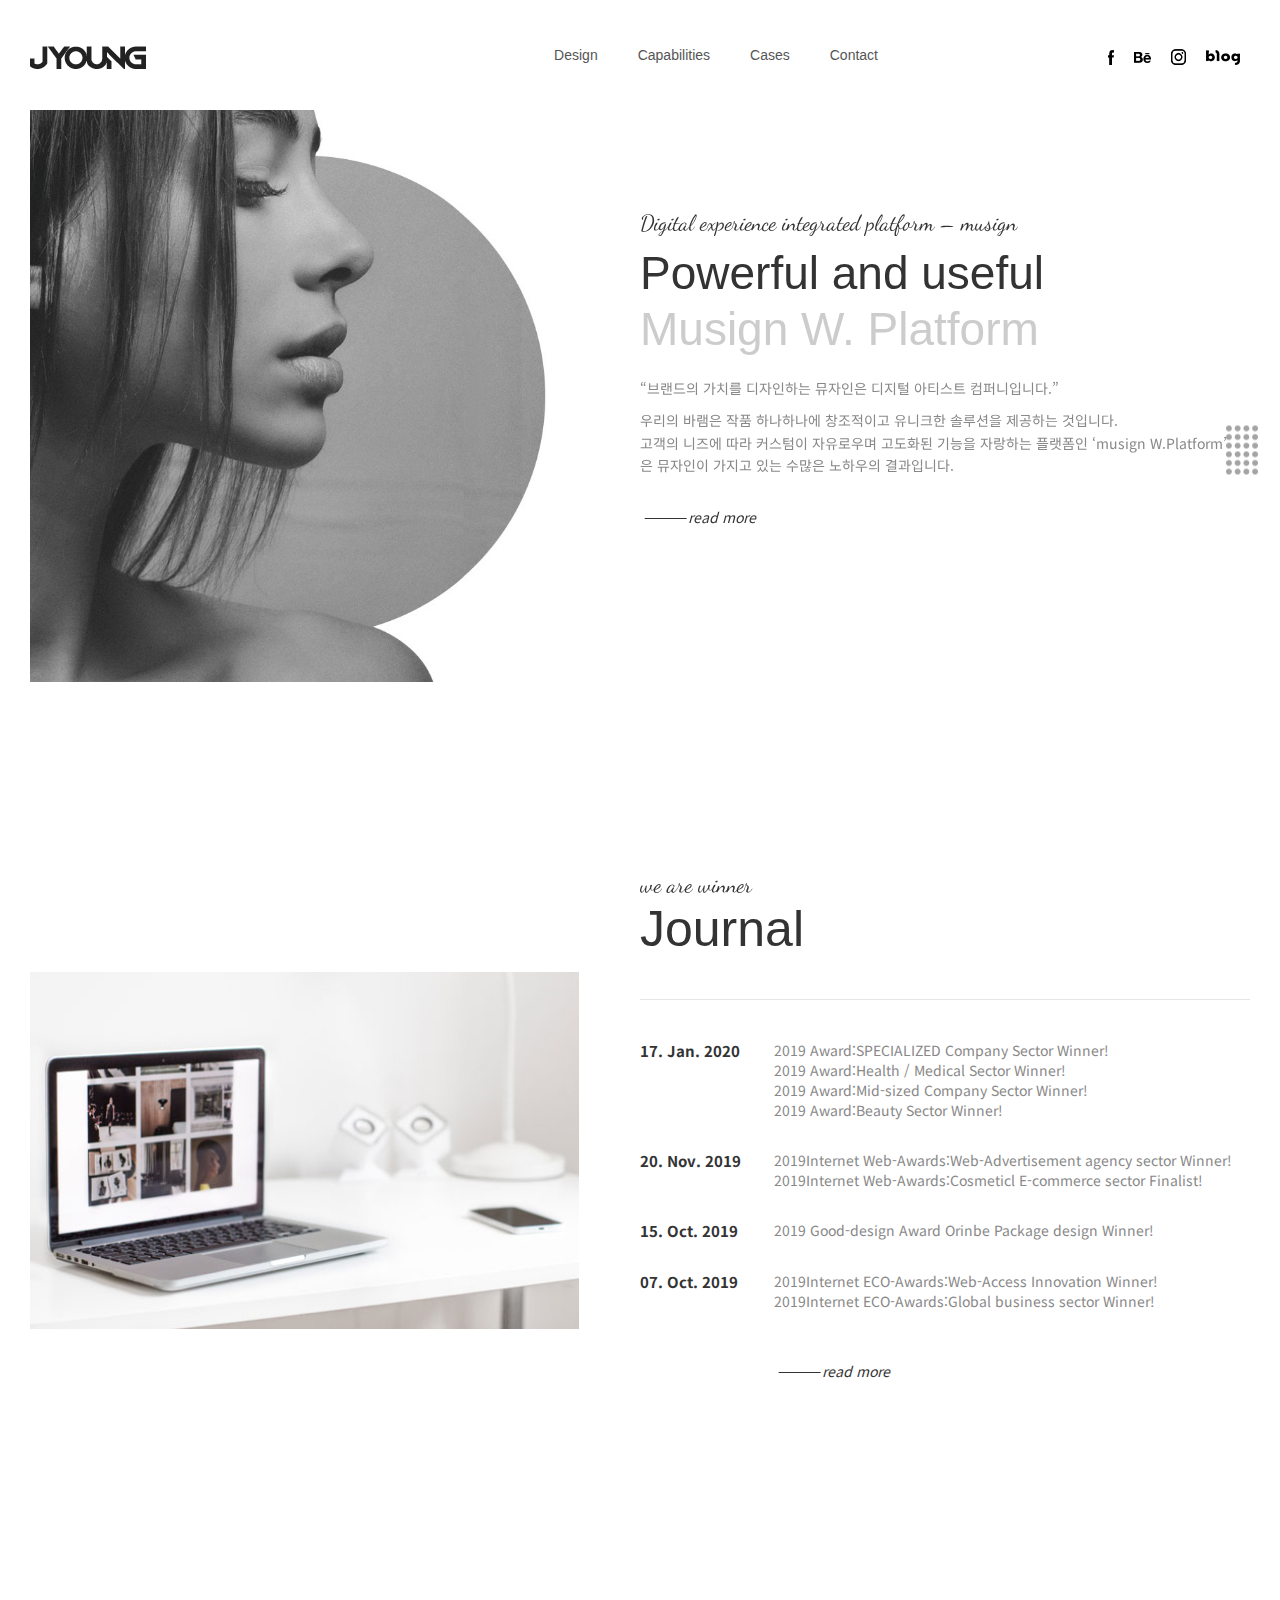
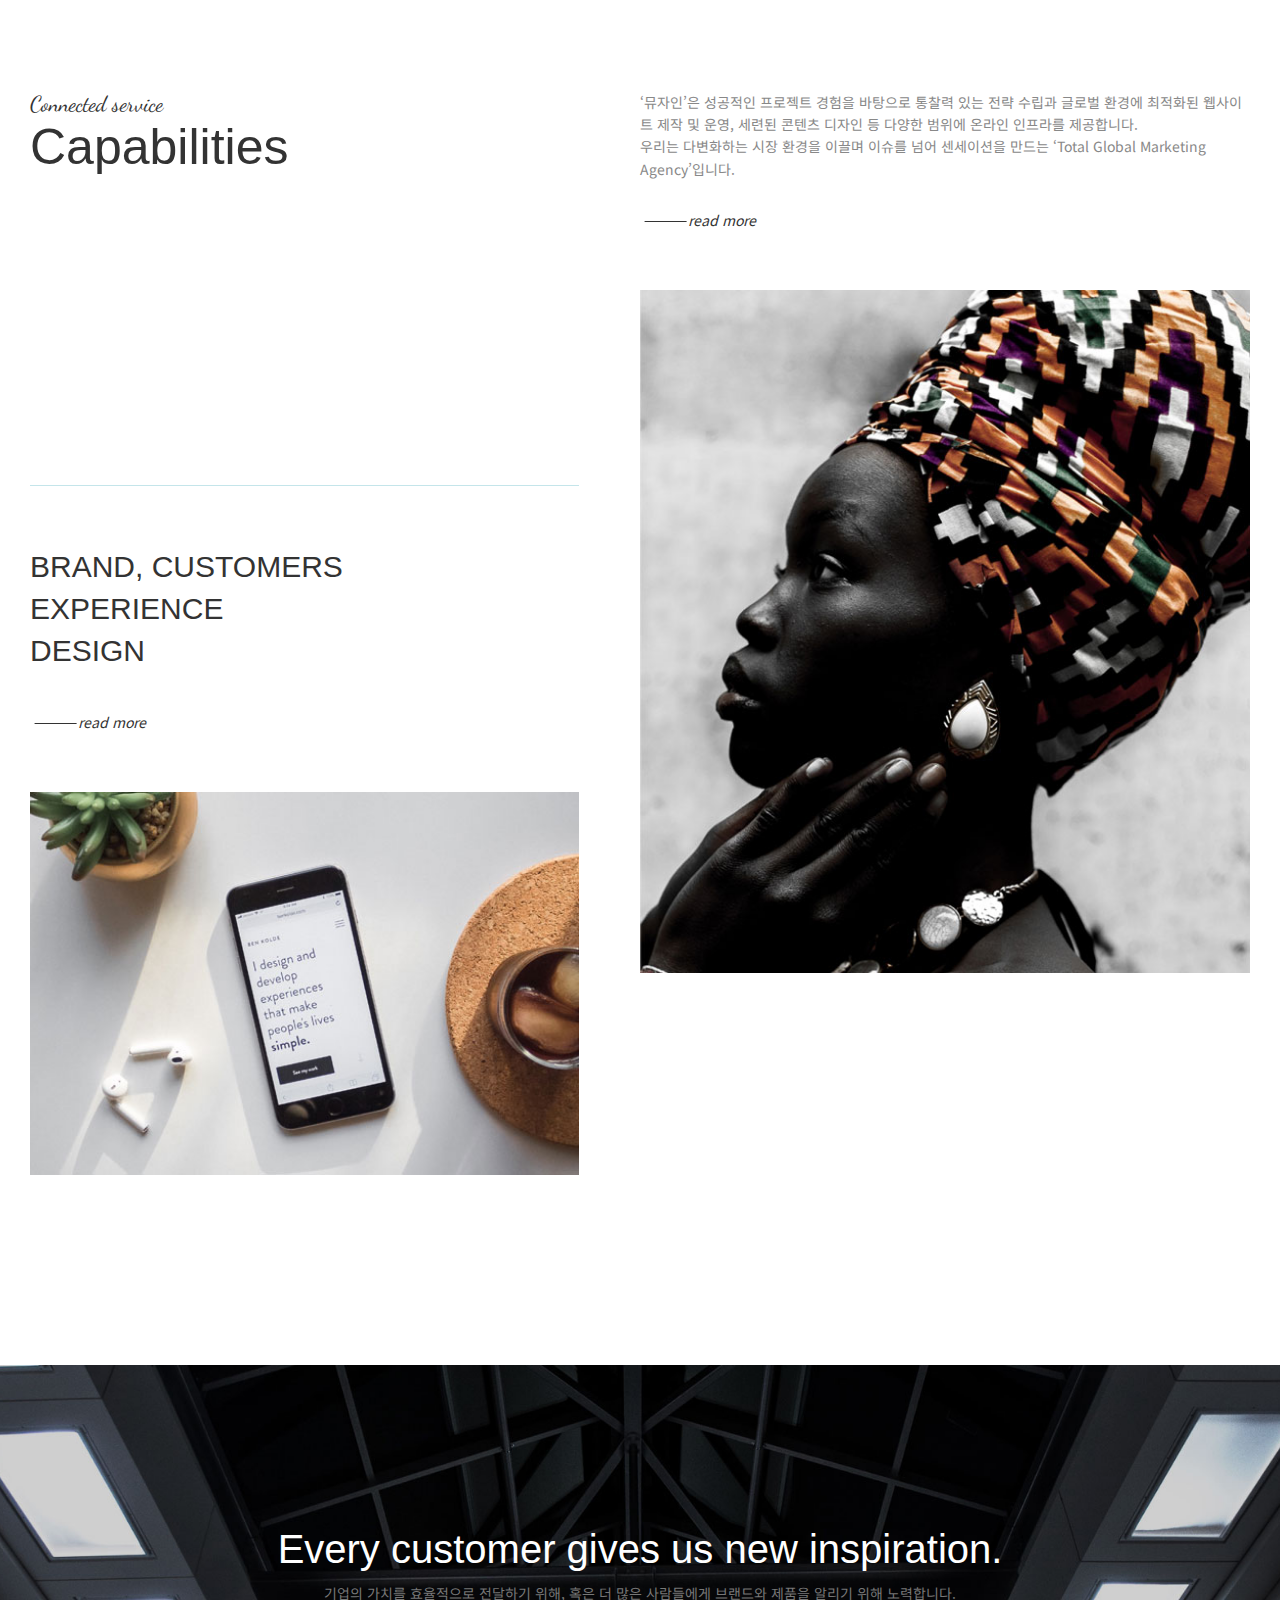
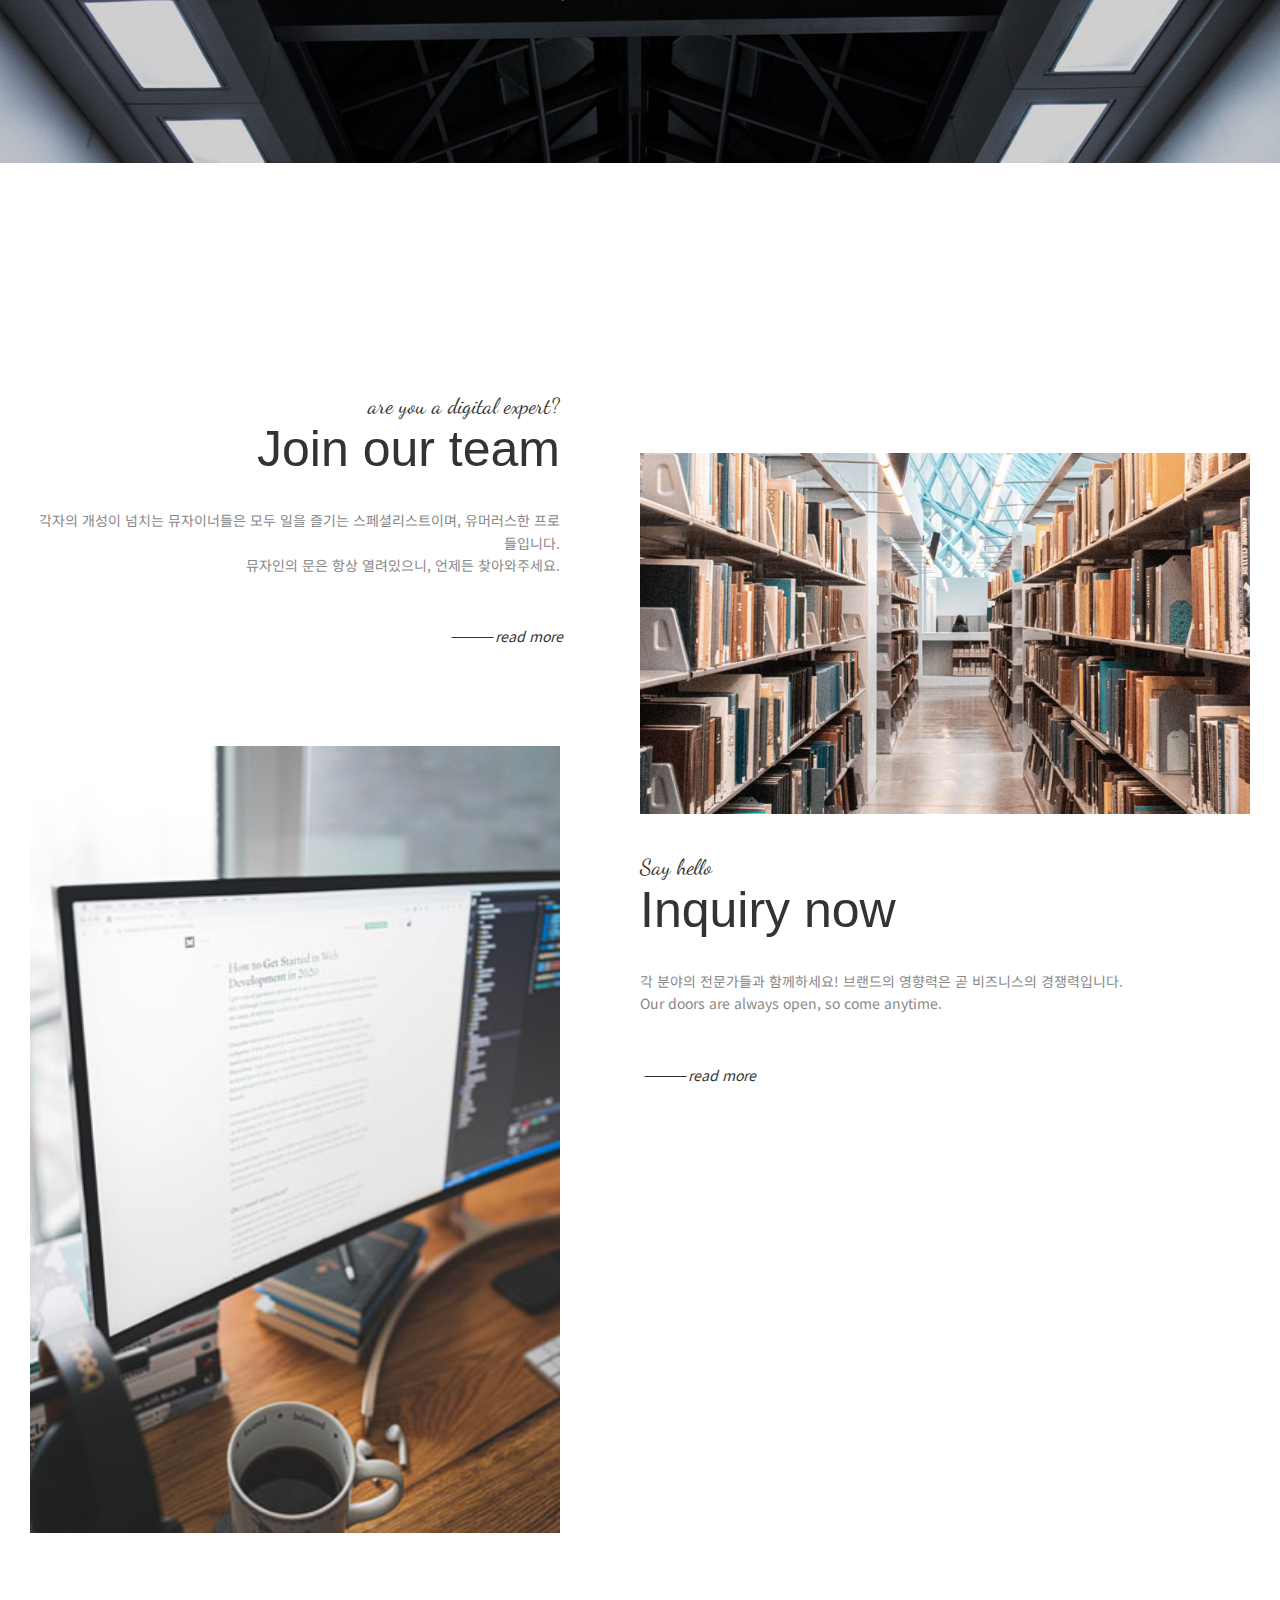
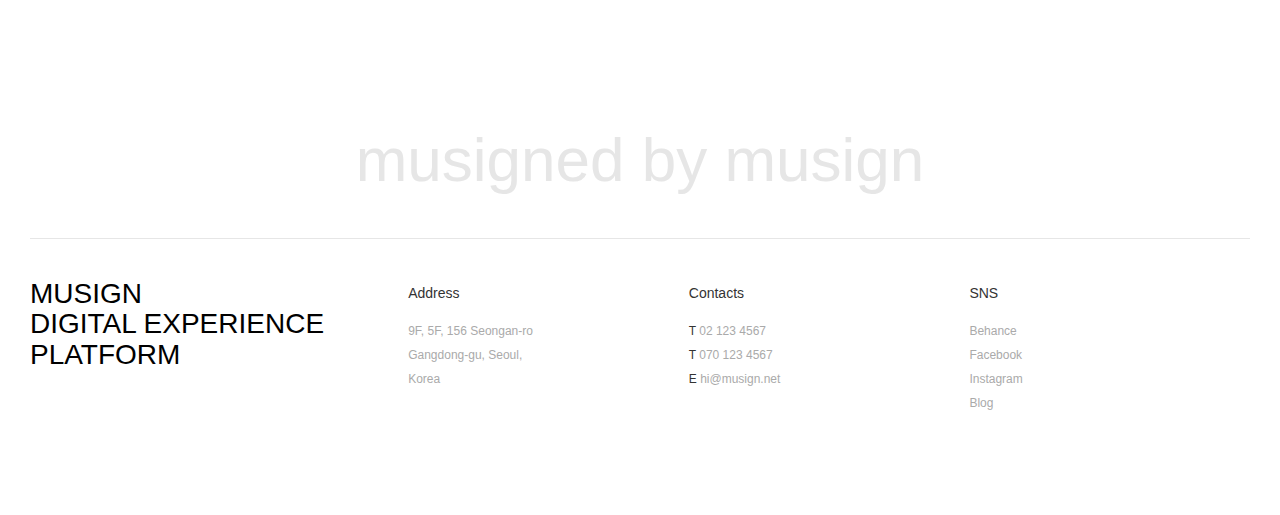
<file: musign/index.html>
<!DOCTYPE html>
<html lang="ko">

<head>
    <meta charset="UTF-8">
    <meta name="viewport" content="width=device-width,initial-scale=1.0,minimum-scale=0,maximum-scale=1.0">
    <title>뮤자인</title>
    <!--css-->
    <link href="css/main.css" rel="stylesheet" type="text/css">
    <link href="css/font.css" rel="stylesheet" type="text/css">
    <!--script-->
    <script src="js/jquery-3.3.1.min.js"></script>
    <script src="js/circle-progress.js"></script>
    <script src="js/scrolla.jquery.min.js"></script> <!-- 추가로 걸어주기 -->
    <script src="js/script_main.js"></script>
</head>

<body>
    <div class="wrap">
        <!-- menuOpen -->
        <div class="menuOpen">
            <button class="open"><img src="img/open-icon.png" alt="메뉴열기"></button>
            <div class="menuWrap">
                <a href="#" class="close"><img src="img/close.png" alt=""></a>
                <a href="#" class="close en">close</a>
                <ul class="tit en animate" data-animate="motion">
                    <li><a href="#"><span><b>Design</b></span></a></li>
                    <li><a href="#"><span><b>Capabilities</b></span></a></li>
                    <li><a href="#"><span><b>Cases</b></span></a></li>
                    <li><a href="#"><span><b>Contact</b></span></a></li>
                </ul>
            </div>
        </div>
        <!-- header -->
        <header>
            <div class="innerHeader">
                <h1 class="logo"><a href="index.html"><img src="img/logo.png" alt="로고"></a></h1>
                <nav class="mainMenu">
                    <span class="bar"></span> <!-- 호버시 이동하는 밑줄 -->
                    <ul class="gnb en">
                        <li><a href="#">Design</a></li>
                        <li><a href="#">Capabilities</a></li>
                        <li><a href="#">Cases</a></li>
                        <li><a href="#">Contact</a></li>
                    </ul>
                    <ul class="sns">
                        <li><a href="#"><img src="img/sns-icon01.png" alt=""></a></li>
                        <li><a href="#"><img src="img/sns-icon02.png" alt=""></a></li>
                        <li><a href="#"><img src="img/sns-icon03.png" alt=""></a></li>
                        <li><a href="#"><img src="img/sns-icon04.png" alt=""></a></li>
                    </ul>
                </nav>
            </div>
        </header>
        <!-- contents -->
        <section class="visual"> <!-- 스크롤시 .motion클래스 붙여줌 -->
            <div class="mainImg"><p class="img animate" data-animate="motion"><img src="img/mainVisual.jpg" alt=""></p></div>
            <div class="mainTxt">
                <h2 class="tit en animate" data-animate="motion">
                    <!-- 타이틀 공통 클래스 -->
                    <!-- span,b : 줄바꿈과 텍스트애니를 위해 감싸줌 -->
                    <span class="en_s"><b>Digital experience integrated platform – musign</b></span>
                    <span><b>Powerful and useful</b></span>
                    <span class="gray"><b>Musign W. Platform</b></span>
                </h2>
                <div class="txt animate" data-animate="motion">
                    <!-- 텍스트 공통 클래스 -->
                    <p><b>“브랜드의 가치를 디자인하는 뮤자인은 디지털 아티스트 컴퍼니입니다.”</b></p>
                    <p><b>우리의 바램은 작품 하나하나에 창조적이고 유니크한 솔루션을 제공하는 것입니다.<br>
                        고객의 니즈에 따라 커스텀이 자유로우며 고도화된 기능을 자랑하는 플랫폼인 ‘musign W.Platform’<br>
                        은 뮤자인이 가지고 있는 수많은 노하우의 결과입니다.</b></p>
                    <p><b><a class="moreBtn" href="#">read more</a></b></p> <!-- 더보기버튼 공통 클래스 -->
                </div>
            </div>
        </section>
        <section class="Journal">
            <p class="scroll">scroll</p>
            <div class="circleBox" data-animate="false">
                <div class="circle"></div>
            </div>
            <div class="inner">
                <div class="box"> <!-- .box 클래스로 플로트 시켜줌 -->
                    <p class="img animate" data-animate="motion"><img src="img/img_01.jpg" alt=""></p>
                </div>
                <div class="box">
                    <h2 class="tit en animate" data-animate="motion">
                        <span class="en_s"><b>we are winner</b></span>
                        <span><b>Journal</b></span>
                    </h2>
                    <ul>
                        <li>
                            <h3>17. Jan. 2020</h3>
                            <p>2019 Award:SPECIALIZED Company Sector Winner!<br>
                               2019 Award:Health / Medical Sector Winner!<br>
                               2019 Award:Mid-sized Company Sector Winner!<br>
                               2019 Award:Beauty Sector Winner!
                            </p>
                        </li>
                        <li>
                            <h3>20. Nov. 2019</h3>
                            <p>2019Internet Web-Awards:Web-Advertisement agency sector Winner!<br>
                               2019Internet Web-Awards:Cosmeticl E-commerce sector Finalist!
                            </p>
                        </li>
                        <li>
                            <h3>15. Oct. 2019</h3>
                            <p>2019 Good-design Award Orinbe Package design Winner!</p>
                        </li>
                        <li>
                            <h3>07. Oct. 2019</h3>
                            <p>2019Internet ECO-Awards:Web-Access Innovation Winner!<br>
                               2019Internet ECO-Awards:Global business sector Winner!</p>
                        </li>
                    </ul>
                    <a class="moreBtn" href="#">read more</a>
                </div>
            </div>
        </section>
        <section class="service">
            <div class="inner">
                <div class="box">
                    <h2 class="tit en animate" data-animate="motion">
                        <span class="en_s"><b>Connected service</b></span>
                        <span><b>Capabilities</b></span>
                    </h2>
                </div>
                <div class="box">
                    <div class="txt">
                        <p>‘뮤자인’은 성공적인 프로젝트 경험을 바탕으로 통찰력 있는 전략 수립과 글로벌 환경에 최적화된 웹사이트 제작 및
                        운영, 세련된 콘텐츠 디자인 등 다양한 범위에 온라인 인프라를 제공합니다.<br>
                        우리는 다변화하는 시장 환경을 이끌며 이슈를 넘어 센세이션을 만드는 ‘Total Global Marketing Agency’입니다.</p>
                        <a class="moreBtn" href="#">read more</a> <!-- 더보기버튼 공통 클래스 -->
                    </div>
                    <p class="img animate" data-animate="motion"><img src="img/img_02.jpg" alt=""></p>
                </div>
                <div class="box design">
                    <h2 class="tit en animate" data-animate="motion">
                        <span><b>BRAND, CUSTOMERS</b></span>
                        <span><b>EXPERIENCE</b></span>
                        <span><b>DESIGN</b></span>
                    </h2>
                    <a class="moreBtn" href="#">read more</a>
                    <p class="img animate" data-animate="motion"><img src="img/img_03.jpg" alt=""></p>
                </div>
            </div>    
        </section>
        <section class="customer">
            <h2 class="tit en animate" data-animate="motion">
                <span><b>Every customer gives us new inspiration.</b></span>
            </h2>
            <div class="txt">기업의 가치를 효율적으로 전달하기 위해, 혹은 더 많은 사람들에게 브랜드와 제품을 알리기 위해 노력합니다.</div>
        </section>
        <section class="team">
            <div class="circleBox" data-animate="false">
                <div class="circle"></div>
            </div>
            <div class="inner">
                <div class="box left">
                    <h2 class="tit en animate" data-animate="motion">
                        <span class="en_s"><b>are you a digital expert?</b></span>
                        <span><b>Join our team</b></span>
                    </h2>
                    <div class="txt">
                        <p>각자의 개성이 넘치는 뮤자이너들은 모두 일을 즐기는 스페셜리스트이며, 유머러스한 프로들입니다.<br>
                        뮤자인의 문은 항상 열려있으니, 언제든 찾아와주세요.</p>
                    </div>
                    <a class="moreBtn" href="#">read more</a>
                    <p class="img animate" data-animate="motion"><img src="img/img_05.jpg" alt=""></p>
                </div>
                <div class="box">
                    <p class="img animate" data-animate="motion"><img src="img/img_06.jpg" alt=""></p>
                    <h2 class="tit en animate" data-animate="motion">
                        <span class="en_s"><b>Say hello</b></span>
                        <span><b>Inquiry now</b></span>
                    </h2>
                    <div class="txt">
                        <p>각 분야의 전문가들과 함께하세요! 브랜드의 영향력은 곧 비즈니스의 경쟁력입니다.<br>
                        Our doors are always open, so come anytime.</p>
                    </div>
                    <a class="moreBtn" href="#">read more</a>
                </div>
            </div>
        </section>
        <!-- footer -->
        <footer>
            <div class="top"> 
                <h2 class="tit en animate" data-animate="motion">
                <span><b>musigned by musign</b></span>
                </h2>
            </div>
            <div class="bottom en">
                <ul>
                    <li>MUSIGN<br>DIGITAL EXPERIENCE<br>PLATFORM</li>
                    <li>
                        <b>Address</b><br>
                        9F, 5F, 156 Seongan-ro<br>
                        Gangdong-gu, Seoul,<br>
                        Korea
                    </li>
                    <li>
                        <b>Contacts</b><br>
                        <b>T</b> 02 123 4567<br>
                        <b>T</b> 070 123 4567<br>
                        <b>E</b> hi@musign.net
                    </li>
                    <li>
                        <b>SNS</b><br>
                        Behance<br>
                        Facebook<br>
                        Instagram<br>
                        Blog
                    </li>
                </ul>
                
            </div>
        </footer>
    </div><!-- //wrap -->
</body>

</html>
</file>
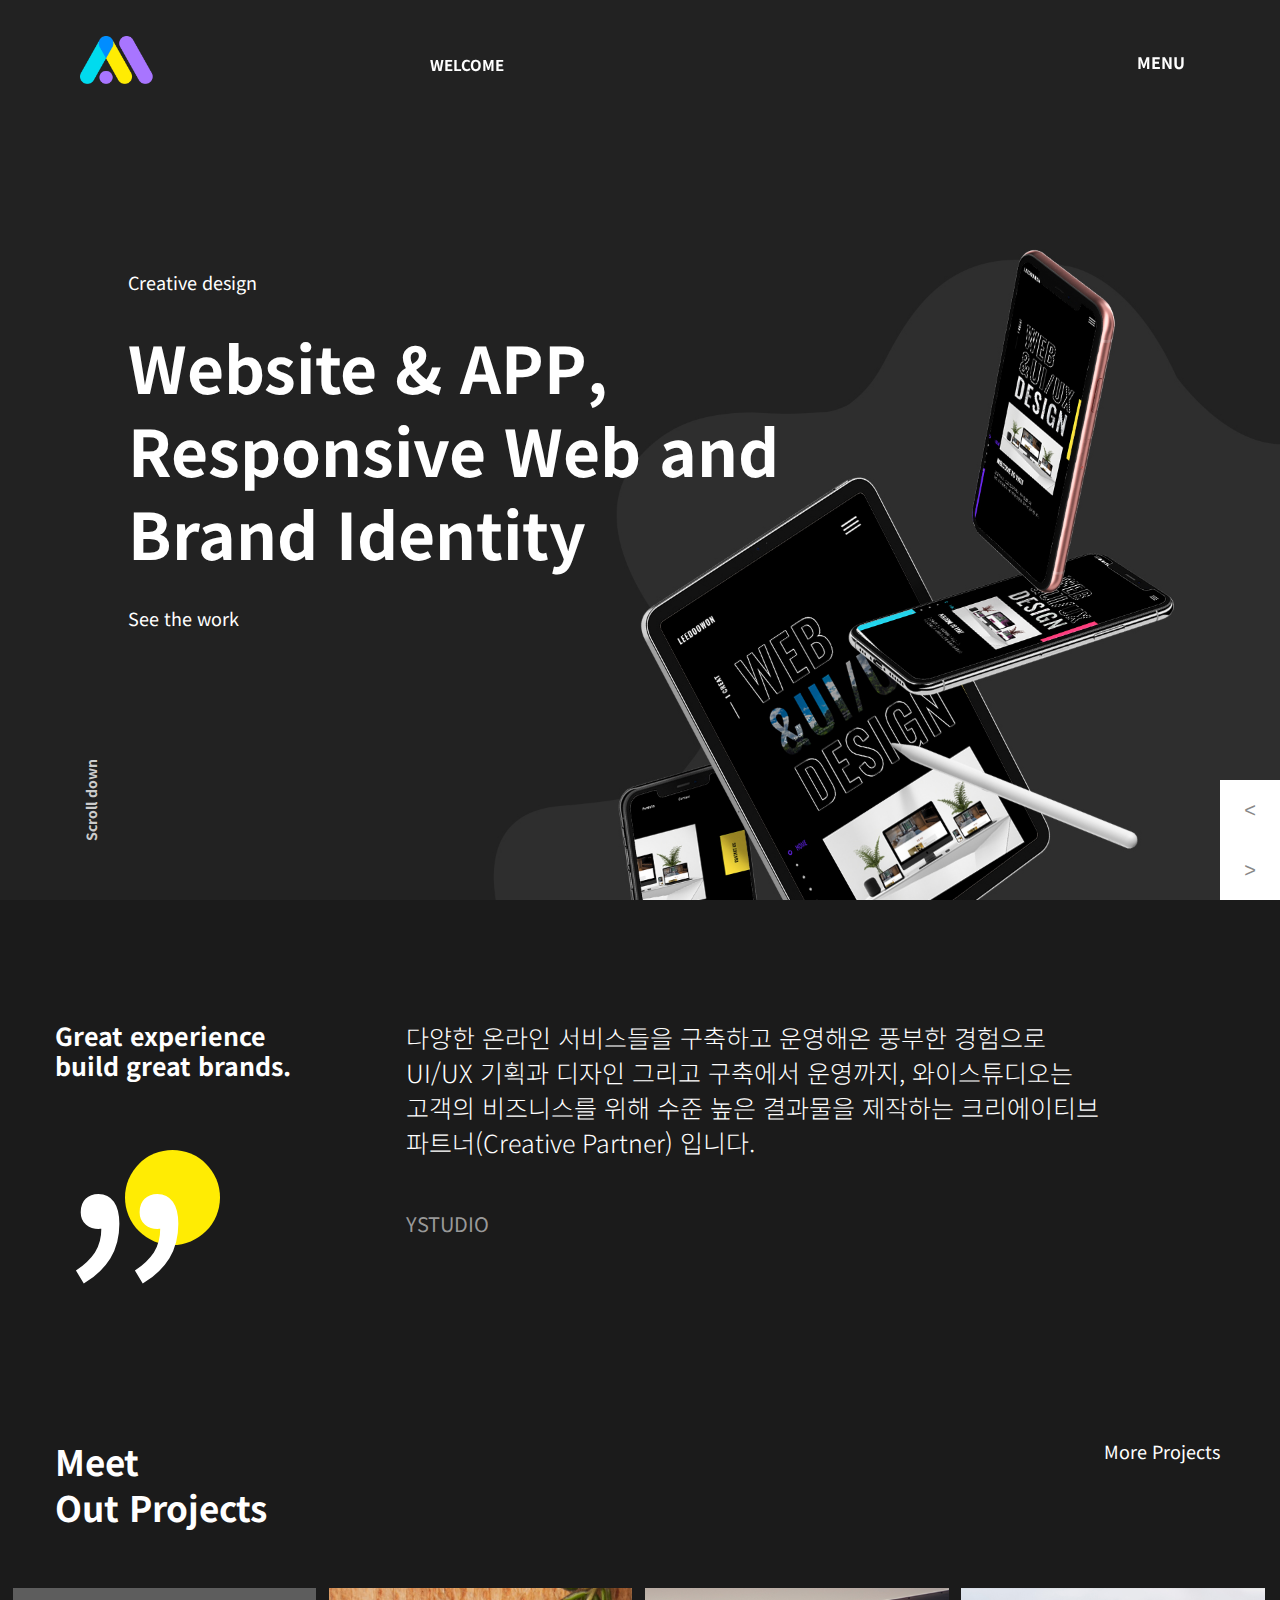
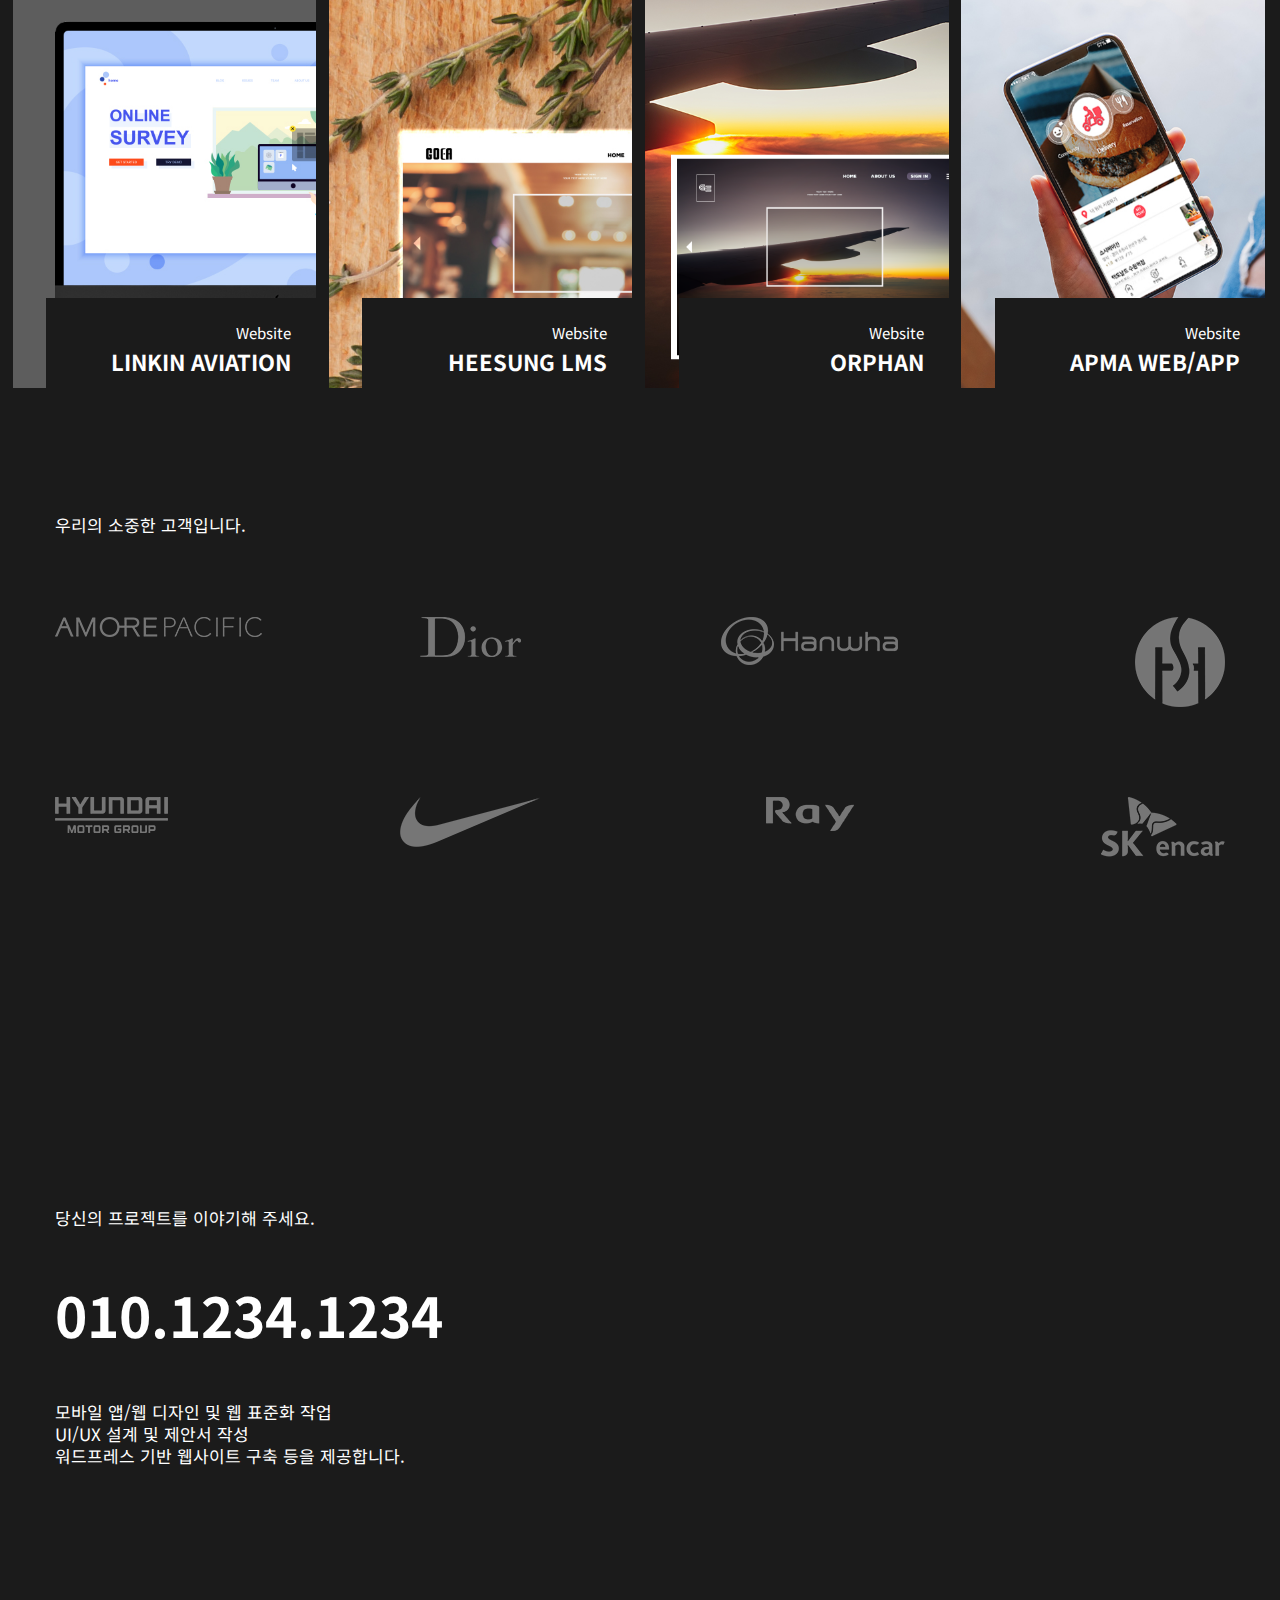
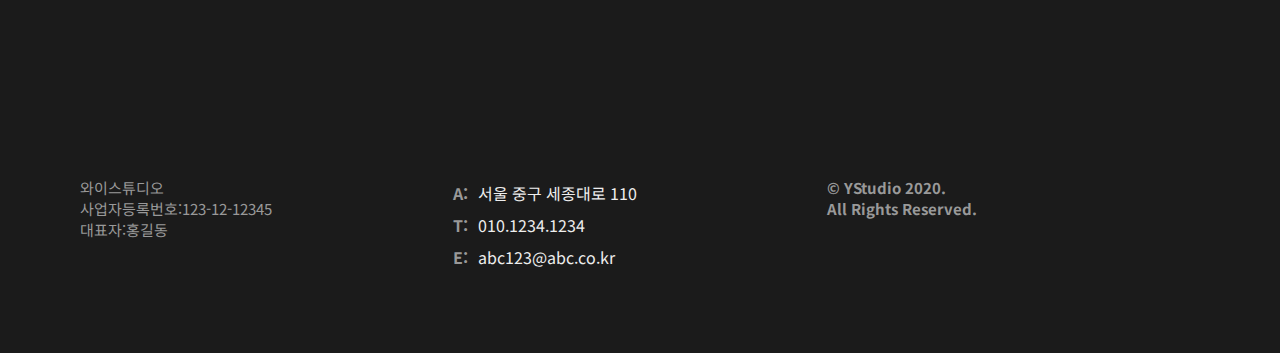
<file: ystudio/index.html>
<!DOCTYPE html>
<html lang="ko">
    <head>
        <meta charset="utf-8">
        <meta name="viewport" content="width=device-width, initial-scale=1">
        <title>와이스튜디오</title>
        <!--css-->
        <link rel="stylesheet" type="text/css" href="css/main.css" >    
        <link rel="stylesheet" type="text/css" href="css/animate.min.css" >    
        <link rel="stylesheet" type="text/css" href="css/slick.css" >    
        <link rel="stylesheet" href="https://cdn.linearicons.com/free/1.0.0/icon-font.min.css">
        <!--script-->
        <script src="js/jquery-3.3.1.min.js"></script>
        <script src="js/scrolla.jquery.min.js"></script>
        <script src="js/slick.min.js"></script>
        <script src="js/script.js"></script>
        <script src="https://cdn.linearicons.com/free/1.0.0/svgembedder.min.js"></script>
    </head>
<body>
    <div class="wrap">
        <!-- header -->
        <header>
			<div class="innerHeader">
				<h1 class="logo"><a href="index.html">
					<img src="img/logo.png" alt="로고">
					<img src="img/logo2.png" alt="로고">
				</a></h1>
				<h2 class="introTxt">Welcome</h2>
				<a href="#" class="menuOpen">MENU<span class="lnr lnr-menu"></span></a>
			</div>
        	<!-- gnb -->
        	<nav class="gnb">
        		<a href="#" class="close"><span class="lnr lnr-cross"></span></a>
        		<ul>
        			<li><a href="#">Home</a></li>
        			<li><a href="#">About</a></li>
        			<li><a href="#">Work</a></li>
        			<li><a href="#">Contact</a></li>
        			<li><a href="#">News</a></li>
        			<li><a href="#">Favorite</a></li>
        		</ul>
        	</nav>
        </header>
        <!-- visual -->
        <section class="visual">
        	<ul class="slide">
        		<li><img src="img/visual1.jpg" alt="">
        			<div class="txt">
        				<p>Creative design</p>
        				<h3>Website & APP,<br>Responsive Web and<br>Brand Identity</h3>
        				<a href="#">See the work <span class="lnr lnr-chevron-right"></span></a>
        			</div>
        			<span class="scroll">Scroll down</span>
        		</li>
        		<li><img src="img/visual2.jpg" alt="">
        			<div class="txt">
        				<p>Creative design</p>
        				<h3>Website & APP,<br>Responsive Web and<br>Brand Identity</h3>
        				<a href="#">See the work <span class="lnr lnr-chevron-right"></span></a>
        			</div>
        			<span class="scroll">Scroll down</span>
        		</li>
        		<li><img src="img/visual3.jpg" alt="">
        			<div class="txt">
        				<p>Creative design</p>
        				<h3>Website & APP,<br>Responsive Web and<br>Brand Identity</h3>
        				<a href="#">See the work <span class="lnr lnr-chevron-right"></span></a>
        			</div>
        			<span class="scroll">Scroll down</span>
        		</li>
        	</ul>
        	
        </section>
        <!-- contents -->
        <section class="contents">
        	<div class="mainText animate" data-animate="fadeInUp" data-duration="1s" data-delay="0s">
        		<h3>Great experience<br>build great brands.</h3>
        		<p>다양한 온라인 서비스들을 구축하고 운영해온 풍부한 경험으로<br class="mo">
        		UI/UX 기획과 디자인 그리고 구축에서 운영까지, 와이스튜디오는<br class="mo">
        		고객의 비즈니스를 위해 수준 높은 결과물을 제작하는 크리에이티브<br class="mo">
        		파트너(Creative Partner) 입니다.
        		<span>YSTUDIO</span></p>        	
        	</div>	
        	<div class="project">
        		<div class="top">
        			<h3 class="animate" data-animate="fadeInLeft" data-duration="1s" data-delay="0s">Meet<br>Out Projects</h3>
        			<a href="#" class="animate" data-animate="fadeInRight" data-duration="1s" data-delay="0s">More Projects <span class="lnr lnr-chevron-right"></span></a>
        		</div>
        		<ul>
        			<li class="animate" data-animate="fadeInUp" data-duration="1s" data-delay="0s"><a href="#">
        				<img src="img/project1.jpg" alt="">
        				<div class="name">
        					<span>Website</span>
        					<h3>LinKin Aviation</h3>
        				</div>
        			</a></li>
        			<li class="animate" data-animate="fadeInUp" data-duration="1s" data-delay="0s"><a href="#">
        				<img src="img/project2.jpg" alt="">
        				<div class="name">
        					<span>Website</span>
        					<h3>HEESUNG LMS</h3>
        				</div>
        			</a></li>
        			<li class="animate" data-animate="fadeInUp" data-duration="1s" data-delay="0s"><a href="#">
        				<img src="img/project3.png" alt="">
        				<div class="name">
        					<span>Website</span>
        					<h3>ORPHAN</h3>
        				</div>
        			</a></li>
        			<li class="animate" data-animate="fadeInUp" data-duration="1s" data-delay="0s"><a href="#">
        				<img src="img/project4.jpg" alt="">
        				<div class="name">
        					<span>Website</span>
        					<h3>APMA WEB/APP</h3>
        				</div>
        			</a></li>
        		</ul>
        	</div>
        	<div class="partner">
        		<h3>우리의 소중한 고객입니다.</h3>
        		<ul class="animate" data-animate="fadeInRight" data-duration="1s" data-delay="0s">
        			<li><img src="img/partner1.png" alt=""></li>
        			<li><img src="img/partner2.png" alt=""></li>
        			<li><img src="img/partner3.png" alt=""></li>
        			<li><img src="img/partner4.png" alt=""></li>
        			<li><img src="img/partner5.png" alt=""></li>
        			<li><img src="img/partner6.png" alt=""></li>
        			<li><img src="img/partner7.png" alt=""></li>
        			<li><img src="img/partner8.png" alt=""></li>
        		</ul>
        	</div>
        	<div class="contact animate" data-animate="fadeIn" data-duration="2s" data-delay="0s">
        		<div class="inner">
        			<h3>당신의 프로젝트를 이야기해 주세요.</h3>
        			<p class="tel">010.1234.1234</p>
        			<p>모바일 앱/웹 디자인 및 웹 표준화 작업<br>UI/UX 설계 및 제안서 작성<br>워드프레스 기반 웹사이트 구축 등을 제공합니다.</p>
        		</div>
        	</div>
        </section>
        <!-- footer -->
        <footer>
        	<ul>
        		<li>와이스튜디오<br>사업자등록번호:123-12-12345<br>대표자:홍길동</li>
        		<li>
        			<span>A:</span>서울 중구 세종대로 110<br>
        			<span>T:</span>010.1234.1234<br>
        			<span>E:</span>abc123@abc.co.kr
        		</li>
        		<li>© YStudio 2020.<br>All Rights Reserved.</li>
        	</ul>
        	<a href="#top" class="goTop"><span class="lnr lnr-arrow-up"></span></a>
        </footer>
    </div><!--//wrap-->
</body>
</html>
</file>
<file: musign/css/font.css>
@charset "utf-8";

@font-face {
 font-family: 'handel gothic';
 src: url(../font/handel gothic.ttf) format('truetype');
}
</file>
<file: musign/css/main.css>
@charset "utf-8";
@import url('https://fonts.googleapis.com/css?family=Dancing+Script|Noto+Sans+KR&display=swap');

/*reset*/
* {margin: 0;padding: 0;}
html, body, div, span, applet, object, iframe, h1, h2, h3, h4, h5, h6, p, blockquote, pre, a, abbr, acronym, address, big, cite, code, del, dfn, em, font, img, ins, kbd, q, s, samp, small, strike, strong, sub, sup, tt, var, b, u, i, center, dl, dt, dd, ol, ul, li, fieldset, form, label, legend, table, tbody, tfoot, thead, tr, th, td{margin:0;padding:0;}
h1, h2, h3, h4, h5, h6 {font-weight: 700; font-size: inherit;}
a {color: inherit; text-decoration: inherit;}
img {vertical-align: middle;}
a img {border: none;}
li {list-style: none;}
address, em, i {font-style: normal;}

/* Layout */
/* 폰트 - 3종류 */ 
body {font-family: 'Noto Sans KR', sans-serif; font-size: 14px; color: #333;} /* 한글 폰트 */
.en {font-family: 'handel gothic', sans-serif;}  /* 메인 텍스트 영어폰트 */
.en_s {font-family: 'Dancing Script', cursive;} /* 필기체폰트 */
.wrap {position: relative; margin: 0 auto; width: 100%;}

/* header */
.innerHeader {max-width: 1720px; height: 110px; line-height: 110px; margin: auto;}
.innerHeader .logo {float: left;}
.innerHeader .logo a {display: block; width: 100%; height: 100%;}
/* gnb + sns */
.innerHeader .mainMenu {float: right; overflow: hidden; position: relative;} /* span.bar 때문에 포지션줌 */
span.bar {position: absolute; left: 0; bottom:40px; width: 0; height: 3px; background: #e7e7e7; transition: all 0.4s;} /* 오버 밑줄 - 제이쿼리 적용 전엔 안보임 */
/* gnb */
.innerHeader .gnb {float: left; }
.innerHeader .gnb li{float: left; margin: 0 20px;}
.innerHeader .gnb li a {display: block; width: 100%; height: 100%;  color: #555;}
/* sns */
.innerHeader .sns {float: left; margin-left: 300px}
.innerHeader .sns li {float: left;}
.innerHeader .sns li a {display: block; width: 100%; height: 100%; padding: 0 10px;}
/*--- js파일: 1번 작성 ---*/

/* section.visual */
section.visual {max-width: 1720px; margin: auto; overflow: hidden;}
section.visual .mainImg {float: left; width: 50%;}
section.visual .mainImg img {width: 90%;}
section.visual .mainTxt {float: left; width: 50%; margin-top: 180px;}
section.visual .mainTxt .tit{font-size: 72px;}
section.visual .mainTxt .tit span.en_s {margin-bottom: 10px;}
section.visual .mainTxt .txt {padding: 50px 0px 0 70px;}

/* 타이틀/텍스트/더보기 버튼 공통 클래스 */
.tit {font-size: 50px; line-height: 1.2; font-weight: normal;}
.tit span {display: block;}
.tit span b{font-weight: normal}
.tit span.en_s {font-size: 22px; font-weight: normal;}
.tit span.gray {color: #ccc;}
.txt p{color: #888; line-height: 1.6; margin-bottom: 10px;}
.txt p b {font-weight: normal;}
.moreBtn {display: inline-block; color: #333; position: relative; padding-left: 45px; margin-top: 20px; transform:skewX(-15deg) translateX(5px);transition: all 0.15s;}
.moreBtn:before {content: ''; width: 42px; height: 1px; background: #333; position: absolute; left: 0; top: 54%;}
.moreBtn:hover, .moreBtn:focus { transform:skewX(0) translateX(0);transition: all 0.3s; font-weight: bold;}  /* 호버했을때 기울기 준거 세우도록 */

/* section.Journal */
section.Journal {position: relative; padding: 190px 0 120px;}
section.Journal .scroll {text-transform: uppercase; letter-spacing: 5px; font-size: 10px;position: absolute; left: 50%; top:-20px; padding-top: 90px; transform: translateX(-50%);writing-mode: vertical-rl; line-height: 1.2;}
section.Journal .scroll:before {content: ''; position: absolute; height: 75px; width: 1px; background: #333; left: 6px; top: 0;}

/*---  js파일: 2번 작성 (circle-progress.js 링크걸기) ---*/
section.Journal .circleBox {position: absolute; top: 70px; right: 7%; z-index: -1;}

/* section 안에  .inner(공통 넓이 가이드)  .box(플로트) */
section .inner {width: 1320px; margin: auto;overflow: hidden;} 
section .inner .box {float: left; width: 50%;}

section.Journal .inner .box .img {padding-top: 100px;}
section.Journal .inner .box .tit {margin-bottom: 40px;}
section.Journal .inner .box ul {border-top: 1px solid #e6e6e6; padding-top: 40px; overflow: hidden}
section.Journal .inner .box ul li {margin-bottom: 30px; overflow: hidden;}
section.Journal .inner .box ul li h3 {float: left; width: 22%; font-size: 15px; font-weight: bold;}
section.Journal .inner .box ul li p {float: left; width: 78%; color: #888;}
section.Journal .inner .box .moreBtn {clear: both; margin-left: 22%}

/* section.service */
section.service {padding: 190px 0;}
section.service .inner {/*background: red;*/} /* 영역 확인하면서 작업하기 */
section.service .inner .box .img{margin-top: 60px;}
section.service .inner .box.design {width: 45%; margin-top: -40%; padding-top: 60px; border-top: 1px solid #c4e5ea;}
section.service .inner .box.design .tit {font-size: 30px; line-height: 1.4;margin-bottom: 20px;}

/* section.customer */
section.customer {padding: 160px; text-align: center; background: url(../img/img_04.jpg) no-repeat center/cover;}
section.customer .tit {color: #fff; font-size: 40px; margin-bottom: 10px;}
section.customer .txt {color: #777;}

/* section.team */
section.team {padding: 190px 0; position: relative}
section.team .circleBox {position: absolute; top: -50px; left: 20%; z-index: -1;}
section.team .inner .box.left {text-align: right; padding-right: 80px; box-sizing: border-box;}
section.team .inner .box .tit {margin-top: 40px;}
section.team .inner .box .img {margin-top: 100px;}
section.team .inner .box .txt {margin:30px 0;}

/* footer */
footer {width: 1320px; margin: 0 auto;}
footer .top .tit {color: #e6e6e6; font-size: 62px; text-align:center; padding-bottom: 40px;}
footer .bottom {border-top: 1px solid #e6e6e6; padding: 40px 0 100px;}
footer .bottom ul {overflow: hidden}
footer .bottom ul li {float: left; width: 23%;}
footer .bottom ul li:nth-child(1) { width: 31%;font-size: 28px; color: #000;line-height: 1.1;}
footer .bottom ul li {line-height: 2; color: #aaa; font-size: 12px;}
footer .bottom ul li b {color: #333; font-weight: normal}
footer .bottom ul li b:nth-child(1) {display: inline-block;margin-bottom: 12px; color: #333; font-size: 14px;}

/*---  js파일: 3번 작성 (scrolla.jquery.min.js 링크걸기) ---*/
/* .motion (스크롤 애니메이션) */

/* 공통 .tit 애니메이션  */
/* 1. index파일: 모든 .tit -->  <h2 class="tit en animate" data-animate="motion"> 걸어줌 */
/* 2. .tit.motion span{color: red;} <-- 스크립트 작성후 컬러레드로 체크 */
.tit.motion span {transform:  translate3d(0,0,0) skewY(0deg); overflow: hidden;}
.tit.motion span b {overflow: hidden; display: block; animation-name: textAni; animation-duration: 1.3s;}
@keyframes textAni {
    0% {opacity: 0;}
    30% {opacity: 0; transform:  translate3d(0, 40px,0) skewY(8deg);  transform-origin: top left;}
}

/* .visual .txt 텍스트 애니 */
/* 3. <div class="txt animate" data-animate="motion"> 걸어줌 */
.txt.motion p {transform:  translate3d(0,0,0) skewY(0deg); overflow: hidden;}
.txt.motion p b{font-weight: normal;overflow: hidden; display: block; animation-name: textAni; animation-duration: 2s;}

/* 이미지 애니메이션 */
/* index파일: 모든 .img -->  <p class="img animate" data-animate="motion"> 걸어줌 */
.img.motion {position: relative; animation-name: imgAni; animation-duration: 1s;}
@keyframes imgAni {
    0% {transform: translateY(50px)}
}
.img.motion:after {content: ''; width: 100%; height: 0%; background: #fff; position: absolute; top: 0; left: 0; animation-name: mask; animation-duration: 1.2s;}
@keyframes mask {
    0% {height: 90%;}
}
section.team .img.motion:after {display: none;} /* 서클애니때문에 지워줌 */

/*---  js파일: 4번 작성 ---*/
/* section.service 배경색 애니 */
body { transition: all 0.4s;}
body.on {background: #e8fcff; transition: all 0.4s;}
section.service .img.motion:after {background: #e8fcff;} /* 배경색에 맞게 바꿔줌 */

/* menuOpen */
.menuOpen button.open {background: none; border: none; position: fixed; z-index: 100;right: 0; top: 50%; transform: translateY(-50%); padding: 30px 22px; box-sizing: border-box;}
.menuOpen button.open:before {content: ''; width: 100%; height: 100%; background: #f5f5f5; position: absolute; right: -100px; top:0; z-index: -1; transition: 0.5s;}
.menuOpen button.open:hover:before,.menuOpen button.open:focus:before {right: 0;cursor: pointer}
.menuOpen button.contact {right: 20px; bottom: 20px; width: 75px; height: 75px; background: #f5f5f5; border-radius: 100%;}
.menuOpen .menuWrap {width: 100%; height: 100vh; position: fixed; top: 0; right: 0; z-index: 100; background: #eee;}
.menuOpen .menuWrap .tit {color: #ccc; position: absolute; top: 50%; left: 25%; transform: translateY(-50%); font-size: 60px;}
.menuOpen .menuWrap .tit li a {margin-bottom: 20px; display: inline-block; position: relative; transition: all 0.3s;}
.menuOpen .menuWrap .tit li a:hover,.menuOpen .menuWrap .tit li a:focus {transform: translateX(30px); color: #333;}
.menuOpen .menuWrap .tit li a:after {content: ''; width: 0%; height: 2px; background: #333; position: absolute; bottom: -5px; transition: all 0.3s;}
.menuOpen .menuWrap .tit li a:hover:after,.menuOpen .menuWrap .tit li a:focus:after {width: 100%;}
.menuOpen .menuWrap .close:nth-child(1) {position: absolute; top: 50%;transform: translateY(-50%); left: 30px;}
.menuOpen .menuWrap .close.en {position: absolute; right: 50px; top: 50px; font-size: 25px; border-bottom: 1px solid #888; color: #888}

/* .menuWrap 열기 */
/*---  js파일: 5번 작성 햄버거 메뉴 ---*/
.menuOpen .menuWrap {width: 0; transition: 0s; overflow: hidden; transform: skewY(40deg); opacity: 0;}
.menuOpen .menuWrap.on {width: 100%; right: 0;  transform: skewY(0deg); transition: 0.5s; opacity: 1;}
.menuOpen .menuWrap ul {display: none} /* 메뉴 열었을때 애니 진행위해서 없애줌 */
.menuOpen .menuWrap.on ul {display: block}
/* 메뉴열었을때 동그라미 */
.menuOpen .menuWrap.on:before {content: ''; width: 700px; height: 700px; background: #fff; position: absolute; top: 50%; left: 30%; transform: translateY(-50%); border-radius: 100%}
.menuOpen .menuWrap.on:before {animation-name:menuWrap2;  animation-duration: 1.8s;}
@keyframes menuWrap2 {
    0% {opacity: 0;}
    40% {opacity: 0; transform: translateY(-50%) scale(0.5);}
}



/* 반응형 시작 */

/* PC */
@media screen and (max-width:1720px) { /* 1720px ~ 1025px 사이 움직이면서 체크 */
	.innerHeader {max-width: 100%; padding: 0 30px; box-sizing: border-box;}
	.innerHeader .sns {margin-left: 200px;}
	section.visual {max-width: 100%; padding: 0 30px; box-sizing: border-box;}
	section.visual .mainTxt {margin-top: 150px;}
	section.visual .mainTxt .tit {font-size: 62px;}
}

/* 1024 테블릿 */  
@media screen and (max-width:1400px) { /* 1024px 체크 */
	section.visual .mainTxt {margin-top: 100px;}
	section.visual .mainTxt .tit {font-size: 46px;}
	section.visual .mainTxt .txt {padding: 20px 0px 0 0px}	
	section .inner {width: 100%; padding: 0 30px; box-sizing: border-box;}
	.img img {width: 100%;}
	section.Journal {overflow: hidden;}
	section.Journal .scroll {display: none;}
	section.Journal .circleBox {right: -10%; }
	section.Journal .inner .box .img {width: 90%;}
	section.customer {padding: 160px 0;}
	section.team .circleBox {left: -1%}
	footer {width: 100%; padding: 0 30px; box-sizing: border-box;}
}

/* 1024 이하 테블릿 */
@media screen and (max-width:1000px) { /* 768px 체크 */
	.innerHeader {height: 80px; line-height: 80px;}
	.innerHeader .mainMenu {width: 0; height: 0; opacity: 0; display: none;}
	.menuOpen button.open {position: absolute; top: 0; transform:none;padding: 0; width: 70px; height: 80px; line-height: 80px;} /* 상단에 위치할수 있게 포지션변경 */
	.menuOpen button.open img {height: 50px; width: auto;}
	.menuOpen button.open:before {display: none;}
	section.visual .mainImg {width: 100%; float: none;}
	section.visual .mainImg img {width: 100%;}
	section.visual .mainTxt {width: 100%; float: none; margin-top: 50px;}	
	section .inner .box {width: 100%; float: none; }
	section.Journal {padding: 80px 0;}
	section.Journal .circleBox {top: 200px; right: -10%}
	section.Journal .inner .box .img {margin: 0 auto 50px; padding-top: 0; width: 80%;}	 /* 디자인때문에 테블릿에선.img 크기 다르게 조정 */
	section.service {padding: 80px 0;}
	section.service .txt {margin-top: 20px}
	section.service .inner .box.design {margin-top: 50px; width: 100%;}
	section.service .inner .box .img {width: 90%; margin: 50px auto 0;}
	section.service  .box.design .img {width:70%; margin: 50px 0 0;}
	section.service .design .img.motion:after {background: #fff} /* 스크롤 높이때문에 이부분만 다시 흰색으로 변경 */
	section.service .inner .box.design .tit {font-size: 35px}
	section.customer {padding: 120px 0;}
	section.customer .tit {font-size: 30px;}
	section.team {padding: 80px 0; overflow: hidden}
	section.team .circleBox {left: 15%;}
	section.team .inner .box.left {padding-right: 0; overflow: hidden}
	section.team .inner .box .img {margin-top: 50px; width: 70%; float: right; clear: both}
	section.team .inner .box:nth-child(2) .img {margin: 50px 0; width: 100%;}
	section.team .inner .box .tit {margin-top: 0; clear: both}
	section.team .inner .box.left .moreBtn {float: right; margin-right: 5px;}
	footer .bottom ul li:nth-child(1) {width: 100%; margin-bottom: 30px;}
	footer .bottom ul li {width: 33.3333%;}
}

/* 모바일 */
@media screen and (max-width:767px) { /* 모바일 전부 체크 (가로모드까지) */
	body {font-size: 13px;}
	.innerHeader {height: 60px; line-height: 60px; padding: 0 20px} 
	.menuOpen button.open {height: 60px; line-height: 60px; width: 52px;}
	.menuOpen button.open img {height: 38px}
	.menuOpen .menuWrap .tit {font-size:35px; left: 20px;}
	.menuOpen .menuWrap .close.en {display: none;}
	.menuOpen .menuWrap .close:nth-child(1) {top: 20px; left: 20px; transform: none;}
	.menuOpen .menuWrap.on:before {left: 20%;}
	section.visual {padding: 0 20px}
	.tit {font-size: 30px;}
	.tit span.en_s {font-size: 18px;}
	.txt {text-align: justify}
	.moreBtn {font-size: 12px;}
	section.visual .mainTxt .tit {font-size: 31px;}
	section .inner {padding: 0 20px;}
	section.Journal {padding: 50px 0}
	section.Journal .circleBox {top: 15%; right: -4%}
	section.Journal .inner .box .img {width: 100%; margin-bottom: 30px;}
	section.Journal .inner .box .tit { margin-bottom: 20px;}
	section.Journal .inner .box ul {padding-top: 20px;}
	section.Journal .inner .box ul li {margin-bottom: 20px;}
	section.Journal .inner .box ul li h3 {width: 100%;margin-bottom: 10px;}
	section.Journal .inner .box ul li p {width: 100%; font-size: 12px;}
	section.Journal .inner .box .moreBtn {margin-left: 0;}
	section.service {padding: 50px 0}
	section.service .inner .box .img {margin-top: 30px; width: 100%;}
	section.service .design .img.motion:after {background: #e8fcff}
	section.service .inner .box.design {padding-top: 50px;}
	section.service .inner .box.design .tit {font-size: 25px; margin-bottom: 10px;}
	section.customer {padding: 80px 20px;}
	section.customer .tit {font-size: 25px}
	section.team {padding: 50px 0}
	section.team .circleBox {left: 4%}
	section.team .inner .box .txt {margin: 30px 0 10px; }
	section.team .inner .box .img {margin-top: 30px;}
	section.team .inner .box:nth-child(2) .img {margin:30px 0;}
	footer {padding: 0 20px;}
	footer .top .tit {font-size: 31px; padding-bottom: 30px;}
	footer .bottom {padding: 30px 0 50px}
	footer .bottom ul li:nth-child(1) {font-size: 20px;}
	footer .bottom ul li {width: 100%; margin-bottom: 12px}
	footer .bottom ul li b:nth-child(1) {font-size: 13px; margin-bottom: 0px;}
}

/* 320 모바일 */
@media screen and (max-width:320px) { /* 320px 체크 */
	body {font-size: 12px;}
	.tit span.en_s {font-size: 16px;}
	section.visual .mainTxt .tit ,.tit,footer .top .tit {font-size: 27px}
	.menuOpen .menuWrap .tit {font-size: 27px;}
	section.Journal .inner .box ul li h3 {font-size: 14px;}
	section.service .inner .box.design .tit {font-size: 22px}
	footer .bottom ul li:nth-child(1){font-size: 20px;}
	.moreBtn {font-size: 11px;}
}
</file>
<file: ystudio/css/main.css>
@charset "utf-8";
@import url('https://fonts.googleapis.com/css?family=Noto+Sans+KR:300,400,700&display=swap');


/* reset */
* {margin: 0;padding: 0;}
html, body, div, span, applet, object, iframe, h1, h2, h3, h4, h5, h6, p, blockquote, pre, a, abbr, acronym, address, big, cite, code, del, dfn, em, font, img, ins, kbd, q, s, samp, small, strike, strong, sub, sup, tt, var, b, u, i, center, dl, dt, dd, ol, ul, li, fieldset, form, label, legend, table, tbody, tfoot, thead, tr, th, td {margin:0;padding:0;}
a {color: inherit; text-decoration: inherit;}
li {list-style: none;}
address, em, i {font-style: normal;}
h1,h2,h3,h5,h6 {font-size: inherit;}
a:hover {text-decoration: none; color: inherit;}

/* layout */
body {font-family: 'Noto Sans KR', sans-serif; font-size: 15px;}
.wrap {width: 100%; margin: 0 auto; background: #fff; overflow: hidden; position: relative;}

/* header */
header {width: 100%; position: fixed; padding-top: 30px; z-index: 100; transition: all 0.5s;}
.innerHeader {padding: 0 80px; height: 80px;}
.innerHeader .logo {width: 170px; height: 60px; float: left; margin-right: 180px;}
.innerHeader .logo a {display: block; width: 100%; height: 100%; position: relative;}
.innerHeader .logo a img {width: 100%; position: absolute; top: 0; left: 0;}
.innerHeader .logo a img:nth-child(2) {opacity: 0; transition: all 0.3s;}
.innerHeader .introTxt {float: left; text-transform: uppercase;  color: #fff; line-height: 70px;}
.innerHeader .menuOpen {float: right; display: block; margin-top: 20px; font-weight: bold; font-size: 16px; color: #fff;}
.innerHeader .menuOpen span {margin-left: 15px; font-size: 33px;display: inline-block;vertical-align: middle; margin-top: -6px;}

/* fixHeader */
header.on {padding: 20px 0 0; transition: all 0.5s; }
header:before {content: ''; width: 100%; height: 0%; background: #222; position: absolute; top: 0; transition: all 0.3s; z-index: -1;}
header.on:before {height: 100%; transition: all 0.5s; border-bottom: 1px solid #2c2c2c;}
header.on .innerHeader .logo a img:nth-child(2) {opacity: 1; transition: all 0.5s;}

/* gnb */
.gnb {padding: 70px 100px; height:100vh; background: #000; color: #666; z-index: 200; position: absolute; right: -100%; top: 0; box-sizing: border-box; transition: all 0.8s;}

.gnb.on {right: 0; transition: all 0.8s;}
.gnb .close {font-size: 40px; color: #fff; float: right; display: block;}
.gnb ul {float: left; margin-right: 200px;}
.gnb ul li a{display: block; font-size: 40px; font-weight: bold; line-height: 1.7; transition: all 0.3s;}
.gnb ul li:first-child a,.gnb ul li a:hover {color: #fff; transition: all 0.5s;}

/* visual */
.visual {position: relative;}
.visual .slide li {position: relative; width: 100%; height: 100vh; background: #222;}
.visual .slide li img {position: absolute; right: 0; bottom: 0; width: 100%;} /* width: 100% */
.visual .slide li:nth-child(3) img {top: 0;} /* 이미지가 위에 부분이 잘리는 형태라 top에 붙여줌 */
.visual .slide li .txt {position: absolute; left: 10%; top: 50%; transform: translateY(-50%); color: #fff; font-size: 18px;}
.visual .slide li .txt h3 {font-size: 64px; margin: 30px 0; line-height: 1.3; }
.visual .slide li .txt a {display: inline-block;}
.visual .slide li .txt a span {font-size: 14px; margin-left: 5px;}
.visual .slide li .scroll {position: absolute; left:50px; bottom:10%; color: #ccc; font-weight: bold; transform: rotate(-90deg); font-size: 14px;}

/* visual slick - 화살표 위치 지정 */
.slick-arrow {position: absolute; right: 0px; bottom: 0px; width: 60px; height: 60px; line-height: 60px; background: #fff; z-index: 20; text-indent: -9999px; border: none;}
.slick-arrow:after {content: '<'; position: absolute; width: 100%; height: 100%; color: #888; font-size: 20px; left: 0; top: 0; text-indent: 0px; font-weight: 300;transition: all 0.2s;}
.slick-arrow.slick-prev {bottom: 60px;} /* 이전 버튼 위치변경 */ 
.slick-arrow.slick-next:after {content: '>';} /* 다음 버튼 > 로 바꿔줌 */
/* hover */
.slick-arrow:hover {cursor: pointer; background:#ccc; transition: all 0.5s;}
.slick-arrow:hover:after {font-size: 28px; color: #333; transition: all 0.2s;}

/* 이미지 슬라이드 모션 */
.slick-active .txt p {animation-name: txt1; animation-duration: 0.8s;} /*p*/
@keyframes txt1 {
	0% {opacity: 0; transform: rotateX(180deg) translateY(-150px);}
    20% {opacity: 0; transform: rotateX(180deg) translateY(-150px);}
	100% {opacity: 1; transform: rotateX(0) translateY(0);}
}
.slick-active .txt a {animation-name: txt2; animation-duration: 0.8s;} /*a*/
@keyframes txt2 {
	0% {opacity: 0; transform: rotateX(180deg) translateY(150px);}
    20% {opacity: 0; transform: rotateX(180deg) translateY(150px);}
	100% {opacity: 1; transform: rotateX(0) translateY(0);}
}
.slick-active .txt h3 {animation-name: txt3; animation-duration: 0.7s;} /*h3*/
@keyframes txt3 {
	0% {transform:translateX(0px);}
    40% {transform:translateX(-50px);}
	100% {transform:translateX(0);}
}
.slick-active .scroll {animation-name: scroll; animation-duration: 1s;} /*스크롤글씨*/
@keyframes scroll {
	0% {opacity: 0; left: -100px;}
    30% {opacity: 0; left: -100px;}
	100% {opacity: 1; left: 50px;}
}
.slick-active img {animation-name: img; animation-duration: 1s;} /*img*/
@keyframes img {
	0% {opacity: 0; right: -80px; transform: scale(0.99)}
	100% {opacity: 1; right: 0px;}
}


/* contents */
.contents {background: #1b1b1b; padding: 120px 0; overflow: hidden;}
.contents .mainText {width: 1170px; margin: 0 auto; color: #fff; position: relative; overflow: hidden; padding-bottom: 50px;}
.contents .mainText:after {content: '”';font-size: 300px; position: absolute;left: 0; top: 60px; font-weight: 400;}
.contents .mainText:before {content: '';width: 95px; height: 95px; border-radius: 50px; background: #ffec03;  position: absolute;left: 70px; top: 130px;}
.contents .mainText h3 {font-weight: bold; font-size: 25px; line-height: 1.2; float: left; width: 30%;}
.contents .mainText p {float: right;  width: 70%; font-size: 25px; line-height: 1.4; font-weight: 300;}
.contents .mainText p span {display: block; margin-top: 50px;color: #999; font-size: 20px; font-weight: 400;}

/* project */
.contents .project {color: #fff;}
.contents .project .top {width: 1170px;  margin:  150px auto 60px; height: 90px;} /* 애니메이션 주기위해 overflow: hidden; 안주고 높이값줌 */
.contents .project .top h3  {font-weight: bold; font-size: 35px; line-height: 1.3; float: left;}
.contents .project .top a {float: right; font-size: 18px; display: block;}
.contents .project .top a span {font-size: 14px; margin-left: 5px;}
.contents .project ul {clear: both; margin: 0 auto; width: 98%; overflow: hidden;}
.contents .project ul li {float: left; width: 24.2%; margin-right: 1%;}
.contents .project ul li:last-child {margin-right: 0;}
.contents .project ul li a {display: block; width: 100%; height: 100%; position: relative; font-weight: bold; overflow: hidden;}
.contents .project ul li a img {width: 100%; transition: all 0.5s;}
.contents .project ul li a .name {position: absolute; right: 0; bottom: 0; background: #1b1b1b; padding: 15px 25px; width: 270px; font-size: 22px; text-align: right; box-sizing: border-box;}
.contents .project ul li a .name span {font-weight: 400; font-size: 15px;}
.contents .project ul li a .name h3 {text-transform: uppercase}
.contents .project ul li a:hover img{ transform: scale(1.2); transition: all 1s;}

/* partner */
.contents .partner {width: 1170px; margin: 120px auto; color: #fff;}
.contents .partner h3 {font-size: 17px; font-weight: 400;}
.contents .partner ul {overflow: hidden;}
.contents .partner ul li {float: left; width: 29%;  height: 100px; text-align: center; margin-top: 80px;}
.contents .partner ul li:nth-child(1),.contents .partner ul li:nth-child(5) {text-align: left; width: 21%;}
.contents .partner ul li:nth-child(4n) {text-align: right; width: 21%;}
.contents .partner ul li img {display: inline-block; opacity: 0.4; transition: all 0.3s;}
.contents .partner ul li:hover img { opacity: 1; transition: all 0.3s;}

/* contact */
.contents .contact {width: 100%; position: relative; background:url(../img/contact.jpg) no-repeat; background-size: 90%; background-position: left;background-attachment: fixed; color: #fff; padding: 190px 0; box-sizing: border-box;}
.contents .contact .inner {width: 1170px; margin: 0 auto; font-size: 17px; line-height: 1.3;}
.contents .contact .inner h3 {font-weight: 400;}
.contents .contact .inner .tel {font-weight: bold; font-size: 55px; margin: 50px 0;}

/* footer */
footer {background: #1b1b1b; color: #999; padding: 0 80px 80px; position: relative;}
footer ul {overflow: hidden;}
footer ul li {float: left; width: 33.333%;}
footer ul li:nth-child(2) {font-size: 16px; color: #eee; line-height: 2;}
footer ul li:nth-child(2) span {font-weight: bold;margin-right: 10px; color: #999;}
footer ul li:nth-child(3) {font-weight: bold;}
footer .goTop {position:absolute; right:80px; bottom:60px; font-size:48px; color: #fff;}



/* 반응형 */
@media screen and (max-width:1200px) {
	br.mo {display: none;} /* pc버전에서 사용한 br 제거 */
	.contents .mainText, .contents .project .top ,.contents .partner, .contents .contact .inner{width: 92%;} 
	.slick-arrow:hover {cursor: pointer; background:#fff;} /* 호버효과제거 */
	.slick-arrow:hover:after {font-size: 20px; color: #888;}
  .contents .project ul li a .name { position: relative; width: 100%; padding-bottom: 30px; font-size: 20px;} 

	/* 화살표 만들기위해 패딩값/포지션 변경 */
	.contents .project ul li a .name:after {content: '→'; position: absolute; right: 15px; bottom: 0; font-size: 18px;} /* 화살표 만들어줌 */
	/* https://unicode-table.com/kr/ - 이사이트에서 화살표 긁어올수있음 (각종 다양한 특수기호 카피 가능) */
	.contents .project ul li a:hover img{ transform: scale(1);} /* 호버효과제거 */
	.contents .contact {width: 90%; background-attachment: scroll; background-size: cover; background-position: center;} /* 백그라운드 고정 해제 */
	footer .goTop {right: 20px; bottom: 20px; }
}

@media screen and (max-width:1024px) {
	.visual .slide li img {width: auto; right: -30%;} /* 슬라이드 이미지 크기와 위치 조정 */
	@keyframes img { /* 위치 수정에 맞게 애니메이션 수정 */
		0% {opacity: 0; right: -50%; transform: scale(0.99)}
		100% {opacity: 1; right: -30%;}
	}
	.visual .slide li .txt h3 {font-size: 50px;}
}

@media screen and (max-width:768px) {
	header {padding-top: 20px;} /* 헤더 전체적으로 사이즈조정 */
	header.on {padding: 10px 0 0;}
	.innerHeader {padding: 0 30px; height: 70px;}
    .innerHeader .logo {width: 150px; margin-right: 100px;}
	.innerHeader .introTxt {line-height: 60px;}
   .gnb {padding: 70px}
	.gnb ul {margin-right: 180px;}

	
	.visual .slide li img {width: auto; right: -68%;} /* 슬라이드 이미지 크기와 위치 조정 */
	@keyframes img { /* 위치 수정에 맞게 애니메이션 수정 */
		0% {opacity: 0; right: -80%; transform: scale(0.99)}
		100% {opacity: 1; right: -68%;}
	}
    .visual .slide li .txt h3 {font-size: 40px;}
    .contents .mainText:before {width: 80px; height: 80px; top: 150px;}
	.contents .mainText:after {font-size: 280px; top: 80px;}
    .contents .project ul {width: 95%}
	.contents .project ul li {width: 48.9%;margin-right:2.2%; margin-bottom: 25px;}
	.contents .project ul li:nth-child(2n) {margin-right: 0;}
	footer {padding: 0 30px 30px;}
	footer ul li {width: 50%; height: 110px;}
}


@media screen and (max-width:650px) {
	body {font-size: 14px;}
	.innerHeader {height: 55px; padding: 0 15px}
	.innerHeader .logo {width: 120px; height: 55px; margin-right: 0px;}
	.innerHeader .introTxt {line-height: 55px;}
	.innerHeader .menuOpen {margin-top: 10px; color: transparent;} /* menu 글씨 투명 */
	.innerHeader .menuOpen span {color: #fff; font-size: 28px;}
	header.on .introTxt{opacity: 0; transition: all 0.2s;}
	.gnb {right: -2000px; padding: 30px; width: 70%;}
	.gnb ul {margin-right: 0;}
	.gnb ul li a ,.gnb .close{font-size: 30px;}
	.visual .slide li img {width: auto; right: -105%; height: 85%;} /* 슬라이드 이미지 크기와 위치 조정 */
	@keyframes img { /* 위치 수정에 맞게 애니메이션 수정 */
		0% {opacity: 0; right: -115%; transform: scale(0.99)}
		100% {opacity: 1; right: -105%;}
	}
	.visual .slide li .txt h3 {font-size: 28px;}
	.visual .slide li .txt {font-size: 15px;}
	.visual .slide li .scroll {font-size: 12px; left: 0;} /* 스크롤위치조정 */
	@keyframes scroll {/* 위치 수정에 맞게 애니메이션 수정 */
		0% {opacity: 0; left: -50px;}
		30% {opacity: 0; left: -50px;}
		100% {opacity: 1; left: 0px;}
	}	
	.slick-arrow {width: 50px; height: 50px; line-height: 50px;} /* 화살표 크기조정 */
	.slick-arrow.slick-prev {bottom: 50px;}
	.contents {padding: 80px 0;}
	.contents .mainText h3 {width: 100%;}
	.contents .mainText:before { top: 80px; left: 45px;}
	.contents .mainText:after {font-size: 190px; top: 50px;}
	.contents .mainText p {width: 100%; margin-top: 150px; font-size: 20px;}
	.contents .mainText p span {margin-top: 30px; font-size: 18px;}
	.contents .project .top {margin:40px auto 0px}
	.contents .project .top h3 {font-size: 22px;}
	.contents .project .top a {margin-top: 30px; font-size: 15px;}
	.contents .project ul {width: 92%;}
	.contents .project ul li {width: 100%; margin-right: 0; margin-bottom: 35px;} 
	.contents .project ul li a .name {text-align: left; padding-bottom: 0;}
	.contents .partner {margin: 80px auto;}
	.contents .partner ul li {width: 50%; text-align: center; margin-top: 25px; height: 80px; line-height: 80px;}
	/* pc버전에서 사이즈 다르게 해둔것들 맞춰줌 */
	.contents .partner ul li:nth-child(1),.contents .partner ul li:nth-child(5) {width: 50%; text-align: center;}
	.contents .partner ul li:nth-child(4n) {width: 50%; text-align: center;}
	.contents .partner ul li img {width: 60%;}
	.contents .partner ul li:nth-child(4) img {width: 44%;} /* 튀는 크기 로고 줄여줌 */
	.contents .contact {width: 100%; padding: 180px 0;}
	.contents .contact .inner {font-size: 14px;}
	.contents .contact .inner .tel {font-size: 35px; margin: 30px 0;}
	footer ul li {width: 100%; height: auto; margin-bottom: 40px;}
	footer ul li:nth-child(2) {font-size: 14px;}
	footer .goTop {right: 15px; bottom: 15px; font-size: 32px;}
}
</file>
